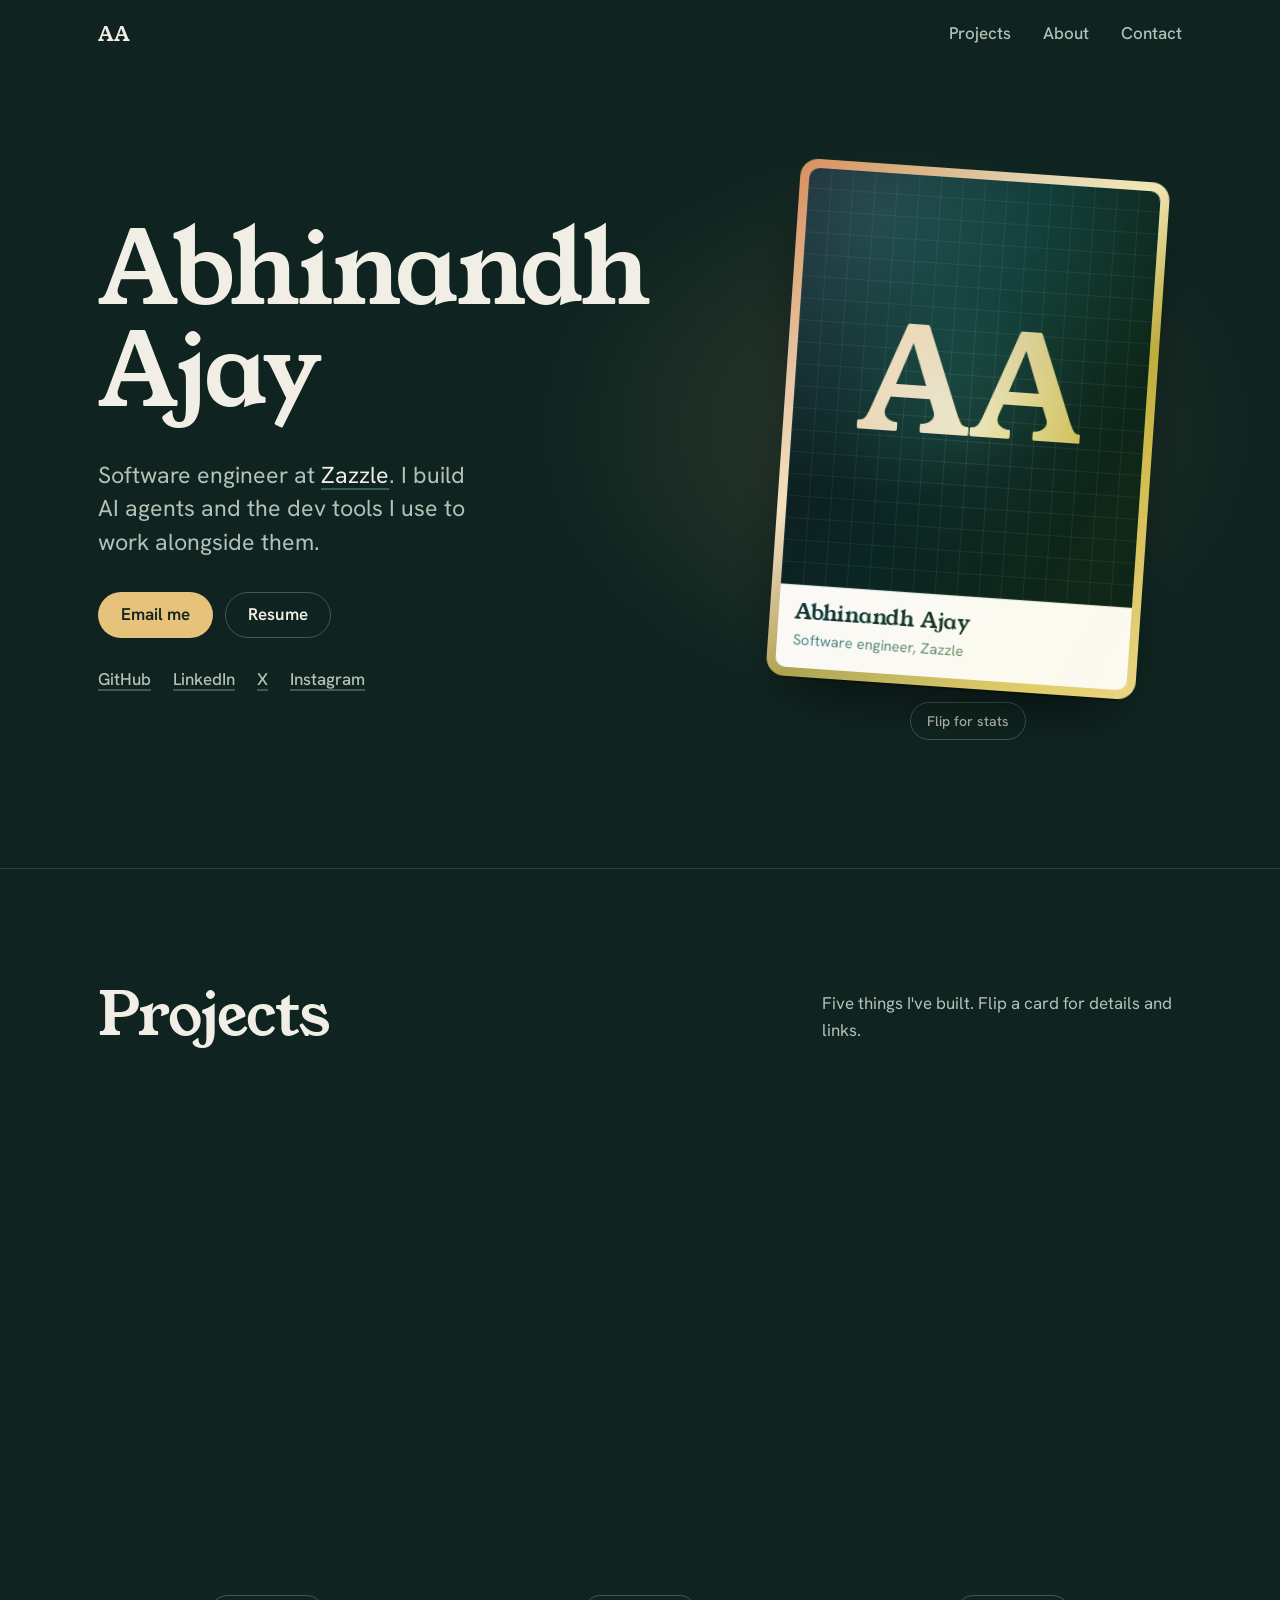
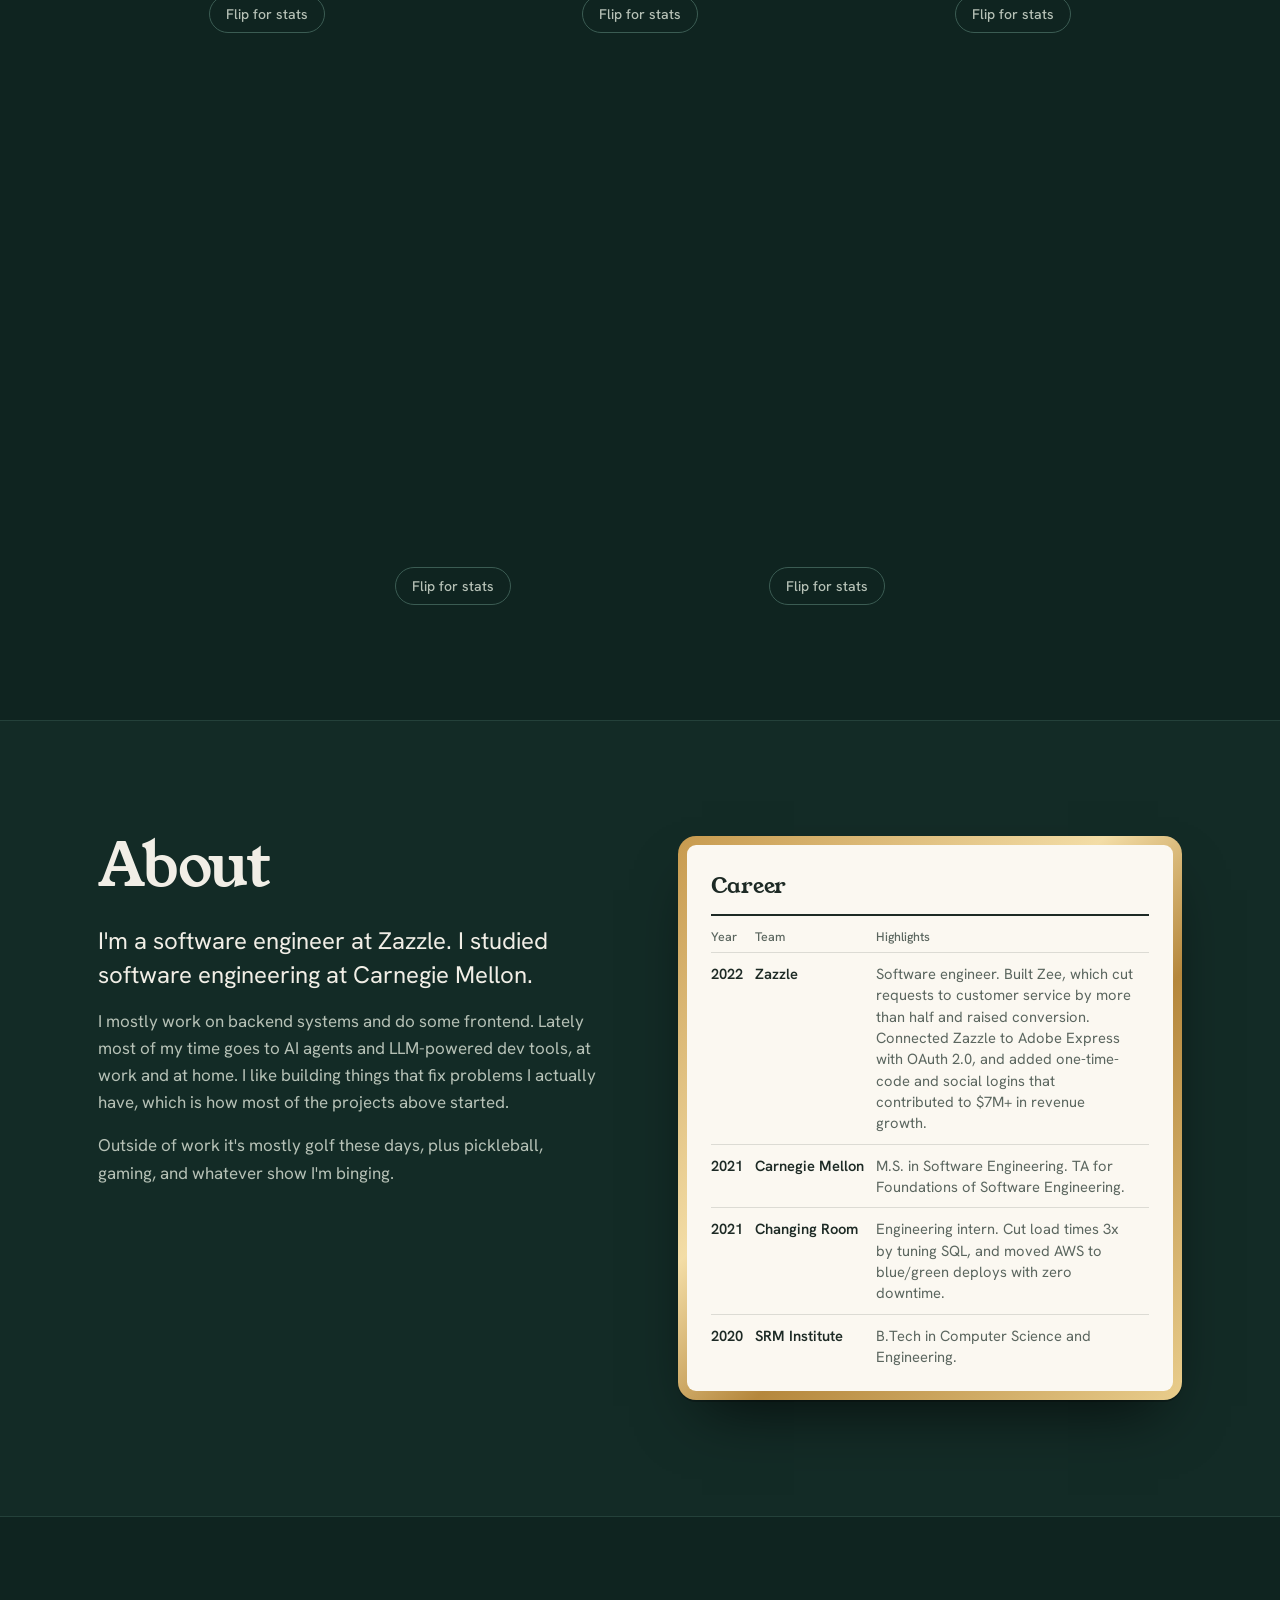
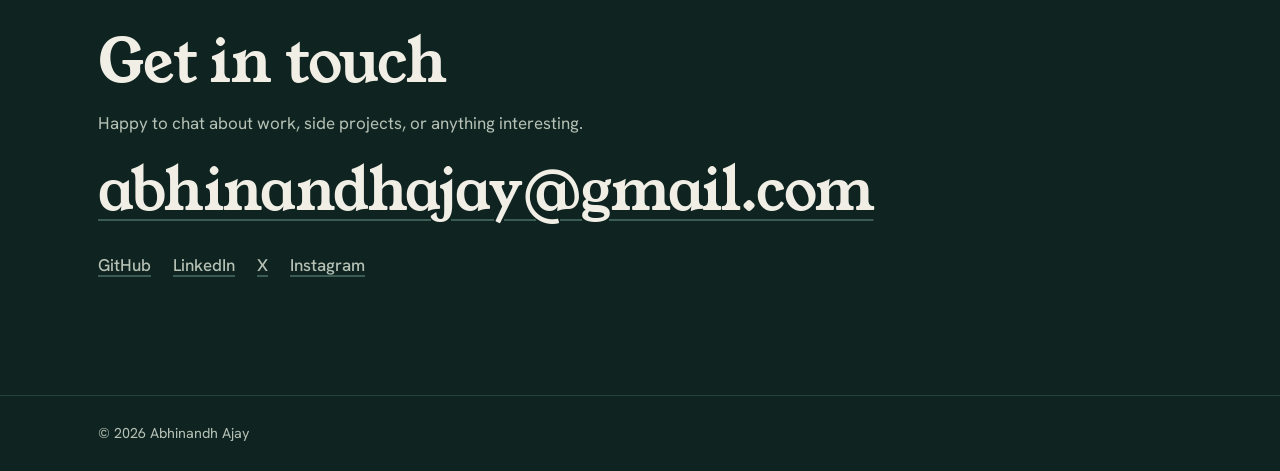
<file: index.html>
<!DOCTYPE html>
<html lang="en">
<head>
    <meta charset="UTF-8">
    <meta name="viewport" content="width=device-width, initial-scale=1">
    <title>Abhinandh Ajay</title>
    <meta name="description" content="Abhinandh Ajay is a software engineer at Zazzle who builds AI agents and developer tools: Zee, Ada, Pocket Agent, prettydiff, and Toolbox.">
    <meta name="author" content="Abhinandh Ajay">
    <link rel="canonical" href="https://abhinandhajay.com/">

    <meta property="og:type" content="website">
    <meta property="og:url" content="https://abhinandhajay.com/">
    <meta property="og:title" content="Abhinandh Ajay">
    <meta property="og:description" content="Software engineer at Zazzle. I build AI agents and the dev tools I use to work alongside them.">
    <meta property="og:image" content="https://abhinandhajay.com/og-image.png">
    <meta property="og:image:width" content="1200">
    <meta property="og:image:height" content="630">

    <meta name="twitter:card" content="summary_large_image">
    <meta name="twitter:title" content="Abhinandh Ajay">
    <meta name="twitter:description" content="Software engineer at Zazzle. I build AI agents and the dev tools I use to work alongside them.">
    <meta name="twitter:image" content="https://abhinandhajay.com/og-image.png">
    <meta name="twitter:creator" content="@abhinandhajay">

    <meta name="theme-color" content="#0f2420">

    <link rel="icon" type="image/svg+xml" href="/favicon.svg">
    <link rel="alternate icon" href="/favicon.ico">
    <link rel="apple-touch-icon" href="/apple-touch-icon.png">

    <link rel="preconnect" href="https://fonts.googleapis.com">
    <link rel="preconnect" href="https://fonts.gstatic.com" crossorigin>
    <link href="https://fonts.googleapis.com/css2?family=Young+Serif&family=Hanken+Grotesk:wght@400..700&display=swap" rel="stylesheet">

    <link rel="stylesheet" href="assets/css/main.css">
    <script>document.documentElement.classList.add('js');</script>
</head>
<body>
    <a class="skip-link" href="#projects">Skip to projects</a>

    <header class="top">
        <div class="wrap top-inner">
            <a href="#top" class="patch" aria-label="Abhinandh Ajay, back to top">AA</a>
            <nav aria-label="Sections">
                <a href="#projects">Projects</a>
                <a href="#about">About</a>
                <a href="#contact">Contact</a>
            </nav>
        </div>
    </header>


    <main id="top">
        <section class="hero" aria-labelledby="hero-name">

            <div class="wrap hero-inner">
                <div class="hero-copy">
                    <h1 id="hero-name" class="name"><span>Abhinandh</span> <span>Ajay</span></h1>
                    <p class="intro">
                        Software engineer at <a href="https://www.zazzle.com" target="_blank" rel="noopener noreferrer">Zazzle</a>.
                        I build AI agents and the dev tools I use to work alongside them.
                    </p>
                    <div class="actions">
                        <a class="btn btn-ball" href="mailto:abhinandhajay@gmail.com">Email me</a>
                        <a class="btn btn-line" href="/resume" target="_blank" rel="noopener noreferrer">Resume</a>
                    </div>
                    <ul class="socials" aria-label="Elsewhere">
                        <li><a href="https://github.com/abhinandhajay" target="_blank" rel="noopener noreferrer">GitHub</a></li>
                        <li><a href="https://www.linkedin.com/in/abhinandh-ajay/" target="_blank" rel="noopener noreferrer">LinkedIn</a></li>
                        <li><a href="https://x.com/abhinandhajay" target="_blank" rel="noopener noreferrer">X</a></li>
                        <li><a href="https://www.instagram.com/abhinandh_ajay/" target="_blank" rel="noopener noreferrer">Instagram</a></li>
                    </ul>
                </div>

                <div class="card-slot hero-slot" style="--i: 2">
                    <button class="flip-btn" type="button" aria-pressed="false" data-front="Flip for stats" data-back="Flip back">Flip for stats</button>
                    <div class="card card-player">
                        <div class="card-tilt">
                            <div class="card-inner">
                                <div class="card-face card-front">
                                    <div class="paper">
                                        <div class="player-photo player-art" aria-hidden="true">
                                            <span class="player-monogram">AA</span>
                                        </div>
                                        <div class="nameplate">
                                            <p class="nameplate-name">Abhinandh Ajay</p>
                                        </div>
                                        <p class="player-pos">Software engineer, Zazzle</p>
                                    </div>
                                </div>
                                <div class="card-face card-back" inert>
                                    <div class="paper back-paper">
                                        <p class="back-title">Abhinandh Ajay</p>
                                        <dl class="stats">
                                            <div><dt>Position</dt><dd>Software engineer</dd></div>
                                            <div><dt>Team</dt><dd>Zazzle</dd></div>
                                            <div><dt>School</dt><dd>Carnegie Mellon</dd></div>
                                            <div><dt>Home</dt><dd>Bay Area</dd></div>
                                            <div><dt>Plays</dt><dd>Golf, pickleball, video games</dd></div>
                                        </dl>
                                        <ol class="mini-career" aria-label="Career">
                                            <li><b>2022</b> Zazzle, software engineer</li>
                                            <li><b>2021</b> Carnegie Mellon, M.S. Software Engineering</li>
                                            <li><b>2021</b> Changing Room, engineering intern</li>
                                            <li><b>2020</b> SRM Institute, B.Tech CS</li>
                                        </ol>
                                        <p class="back-note">Building AI products at Zazzle since 2022. Most side projects started as a fix for a problem at home.</p>
                                    </div>
                                </div>
                            </div>
                        </div>
                    </div>
                </div>
            </div>
        </section>

        <section class="projects" id="projects" aria-labelledby="projects-title">
            <div class="wrap">
                <div class="section-head">
                    <h2 id="projects-title" class="section-title">Projects</h2>
                    <p class="section-sub">Five things I've built. Flip a card for details and links.</p>
                </div>

                <div class="set">
                    <!-- Zee -->
                    <div class="card-slot" style="--i: 0">
                        <button class="flip-btn" type="button" aria-pressed="false" aria-label="Show stats for Zee" data-front="Flip for stats" data-back="Flip back">Flip for stats</button>
                        <article class="card" style="--frame: #138a4f; --art: #0f6b3e" aria-labelledby="zee-name">
                            <div class="card-tilt">
                                <div class="card-inner">
                                    <div class="card-face card-front">
                                        <div class="paper">
                                            <div class="card-top"><span>No. 1</span><span>Zazzle</span></div>
                                            <div class="card-art art-zee" aria-hidden="true">
                                                <div class="bubble bubble-user"><i></i><i></i></div>
                                                <div class="bubble bubble-zee">
                                                    <div class="mini-design"><b></b><b></b><b></b></div>
                                                    <i></i>
                                                </div>
                                                <div class="bubble bubble-typing"><s></s><s></s><s></s></div>
                                            </div>
                                            <h3 id="zee-name" class="card-name">Zee</h3>
                                            <p class="card-type">AI assistant on Zazzle</p>
                                            <span class="foil-badge">New: designs</span>
                                        </div>
                                    </div>
                                    <div class="card-face card-back" inert>
                                        <div class="paper back-paper">
                                            <p class="back-title">Zee</p>
                                            <dl class="stats">
                                                <div><dt>Role</dt><dd>I built it</dd></div>
                                                <div><dt>Impact</dt><dd><span data-count="50">50</span>%+ fewer requests to customer service</dd></div>
                                                <div><dt>New</dt><dd>Creates and edits designs</dd></div>
                                            </dl>
                                            <p class="back-blurb">
                                                Helps people on Zazzle with orders, subscriptions, promo codes, product questions, and search,
                                                and hands off to a person when needed. It also raised conversion, and can now make a design from a description or edit one you already have.
                                            </p>
                                            <p class="back-links">
                                                <a href="https://www.zazzle.com/about/ask" target="_blank" rel="noopener noreferrer">Ask Zee</a>
                                            </p>
                                        </div>
                                    </div>
                                </div>
                            </div>
                        </article>
                    </div>

                    <!-- Ada -->
                    <div class="card-slot" style="--i: 1">
                        <button class="flip-btn" type="button" aria-pressed="false" aria-label="Show stats for Ada" data-front="Flip for stats" data-back="Flip back">Flip for stats</button>
                        <article class="card" style="--frame: #4b5563; --art: #1d5560" aria-labelledby="ada-name">
                            <div class="card-tilt">
                                <div class="card-inner">
                                    <div class="card-face card-front">
                                        <div class="paper">
                                            <div class="card-top"><span>No. 2</span><span>Personal</span></div>
                                            <div class="card-art art-ada">
                                                <img src="assets/img/ada.webp" width="627" height="627" loading="lazy" alt="Ada's avatar, a graphite robot with glowing teal eyes.">
                                            </div>
                                            <h3 id="ada-name" class="card-name">Ada</h3>
                                            <p class="card-type">My personal AI assistant</p>
                                        </div>
                                    </div>
                                    <div class="card-face card-back" inert>
                                        <div class="paper back-paper">
                                            <p class="back-title">Ada</p>
                                            <dl class="stats">
                                                <div><dt>Runs on</dt><dd>My Mac, in Hermes Agent</dd></div>
                                                <div><dt>Vibe</dt><dd>Calm, curious, quietly witty</dd></div>
                                                <div><dt>Partner</dt><dd>Pocket Agent badge</dd></div>
                                            </dl>
                                            <p class="back-blurb">
                                                Ada sends me the day's important calendar events every morning and a preview of the week ahead.
                                                Ada also turns emails into calendar events and adds driving time to new ones. When I'd rather talk than type, Ada answers through the Pocket badge.
                                            </p>
                                        </div>
                                    </div>
                                </div>
                            </div>
                        </article>
                    </div>

                    <!-- Pocket Agent -->
                    <div class="card-slot" style="--i: 2">
                        <button class="flip-btn" type="button" aria-pressed="false" aria-label="Show stats for Pocket Agent" data-front="Flip for stats" data-back="Flip back">Flip for stats</button>
                        <article class="card" style="--frame: #ffcf87; --art: #000" aria-labelledby="pocket-name">
                            <div class="card-tilt">
                                <div class="card-inner">
                                    <div class="card-face card-front">
                                        <div class="paper">
                                            <div class="card-top"><span>No. 3</span><span>Hardware</span></div>
                                            <div class="card-art art-pocket" aria-hidden="true">
                                                <svg class="pocket-robot" viewBox="0 0 240 230">
                                                    <g class="pr-body">
                                                        <line x1="120" y1="62" x2="120" y2="38" stroke="#ffcf87" stroke-width="6" stroke-linecap="round"/>
                                                        <circle cx="120" cy="30" r="11" fill="#ffcf87"/>
                                                        <circle class="pr-light" cx="120" cy="30" r="6" fill="#a8ffe4"/>
                                                        <rect x="30" y="108" width="20" height="40" rx="8" fill="#ffcf87"/>
                                                        <rect x="190" y="108" width="20" height="40" rx="8" fill="#ffcf87"/>
                                                        <rect x="42" y="58" width="156" height="140" rx="38" fill="#ffcf87"/>
                                                        <rect x="56" y="72" width="128" height="112" rx="26" fill="#1b2a3c"/>
                                                        <g class="pr-eyes">
                                                            <ellipse cx="98" cy="120" rx="12" ry="18" fill="#a8ffe4"/>
                                                            <ellipse cx="142" cy="120" rx="12" ry="18" fill="#a8ffe4"/>
                                                        </g>
                                                        <circle cx="110" cy="158" r="3" fill="#3e5266"/>
                                                        <circle class="pr-dot" cx="120" cy="158" r="3" fill="#3e5266"/>
                                                        <circle cx="130" cy="158" r="3" fill="#3e5266"/>
                                                    </g>
                                                </svg>
                                            </div>
                                            <h3 id="pocket-name" class="card-name">Pocket Agent</h3>
                                            <p class="card-type">A badge for talking to Ada</p>
                                        </div>
                                    </div>
                                    <div class="card-face card-back" inert>
                                        <div class="paper back-paper">
                                            <p class="back-title">Pocket Agent</p>
                                            <dl class="stats">
                                                <div><dt>Moods</dt><dd><span data-count="12">12</span> animated</dd></div>
                                                <div><dt>Eyes</dt><dd><span data-count="25">25</span> expressions</dd></div>
                                                <div><dt>Speech</dt><dd>Whisper, running on my Mac</dd></div>
                                            </dl>
                                            <p class="back-blurb">
                                                An M5Stack badge for Ada. Hold the button, speak, and read the reply on screen.
                                                While Ada works, the robot acts it out: thinking, using a tool, waiting on you, done. Works over USB or local Wi-Fi.
                                            </p>
                                            <p class="back-links">
                                                <a href="https://github.com/abhinandhajay/pocket-agent" target="_blank" rel="noopener noreferrer">GitHub</a>
                                            </p>
                                        </div>
                                    </div>
                                </div>
                            </div>
                        </article>
                    </div>

                    <!-- prettydiff -->
                    <div class="card-slot" style="--i: 3">
                        <button class="flip-btn" type="button" aria-pressed="false" aria-label="Show stats for prettydiff" data-front="Flip for stats" data-back="Flip back">Flip for stats</button>
                        <article class="card" style="--frame: #0d1b3e; --art: #0d1117" aria-labelledby="pd-name">
                            <div class="card-tilt">
                                <div class="card-inner">
                                    <div class="card-face card-front">
                                        <div class="paper">
                                            <div class="card-top"><span>No. 4</span><span>npm</span></div>
                                            <div class="card-art art-pd">
                                                <img src="assets/img/prettydiff.webp" width="2000" height="668" loading="lazy" alt="prettydiff showing a split diff with inline comments.">
                                            </div>
                                            <h3 id="pd-name" class="card-name">prettydiff</h3>
                                            <p class="card-type">Git diffs in your browser</p>
                                        </div>
                                    </div>
                                    <div class="card-face card-back" inert>
                                        <div class="paper back-paper">
                                            <p class="back-title">prettydiff</p>
                                            <dl class="stats">
                                                <div><dt>Version</dt><dd>0.8, on npm</dd></div>
                                                <div><dt>Views</dt><dd>Split and unified</dd></div>
                                                <div><dt>Agents</dt><dd>Claude and Codex</dd></div>
                                            </dl>
                                            <p class="back-blurb">
                                                Review your changes in the browser, or compare branches like a pull request.
                                                Comment on lines, let coding agents read and write those comments, then copy them all back to your agent.
                                            </p>
                                            <div class="install">
                                                <code id="install-cmd">npm i -g @abhinandhajay/prettydiff</code>
                                                <button type="button" class="copy-btn" data-copy="#install-cmd">Copy</button>
                                            </div>
                                            <p class="back-links">
                                                <a href="https://www.npmjs.com/package/@abhinandhajay/prettydiff" target="_blank" rel="noopener noreferrer">npm</a>
                                                <a href="https://github.com/abhinandhajay/prettydiff" target="_blank" rel="noopener noreferrer">GitHub</a>
                                            </p>
                                        </div>
                                    </div>
                                </div>
                            </div>
                        </article>
                    </div>

                    <!-- Toolbox -->
                    <div class="card-slot" style="--i: 4">
                        <button class="flip-btn" type="button" aria-pressed="false" aria-label="Show stats for Toolbox" data-front="Flip for stats" data-back="Flip back">Flip for stats</button>
                        <article class="card" style="--frame: #ff5a3c; --art: #fff1ec" aria-labelledby="tb-name">
                            <div class="card-tilt">
                                <div class="card-inner">
                                    <div class="card-face card-front">
                                        <div class="paper">
                                            <div class="card-top"><span>No. 5</span><span>Web app</span></div>
                                            <div class="card-art art-toolbox" aria-hidden="true">
                                                <span class="tile"><svg viewBox="0 0 24 24"><path d="M6 3h12v18l-3-2-3 2-3-2-3 2zM9 8h6M9 12h6M9 16h3"/></svg></span>
                                                <span class="tile"><svg viewBox="0 0 24 24"><circle cx="12" cy="12" r="8"/><path d="M12 7v5l3 2"/></svg></span>
                                                <span class="tile"><svg viewBox="0 0 24 24"><path d="M10 14a4 4 0 0 0 6 0l3-3a4 4 0 0 0-6-6l-1 1M14 10a4 4 0 0 0-6 0l-3 3a4 4 0 0 0 6 6l1-1"/></svg></span>
                                                <span class="tile"><svg viewBox="0 0 24 24"><path d="M4 18 9 6l5 12M6 14h6M15 18v-6a2.5 2.5 0 0 1 5 0v6M15 15h5"/></svg></span>
                                                <span class="tile"><svg viewBox="0 0 24 24"><rect x="3" y="5" width="18" height="14" rx="2"/><circle cx="9" cy="10" r="1.5"/><path d="m21 16-5-5-9 8"/></svg></span>
                                                <span class="tile tile-ai"><svg viewBox="0 0 24 24"><path d="M12 3l1.8 5.2L19 10l-5.2 1.8L12 17l-1.8-5.2L5 10l5.2-1.8zM18 15l.8 2.2L21 18l-2.2.8L18 21l-.8-2.2L15 18l2.2-.8z"/></svg></span>
                                            </div>
                                            <h3 id="tb-name" class="card-name">Toolbox</h3>
                                            <p class="card-type">Small tools for everyday jobs</p>
                                        </div>
                                    </div>
                                    <div class="card-face card-back" inert>
                                        <div class="paper back-paper">
                                            <p class="back-title">Toolbox</p>
                                            <dl class="stats">
                                                <div><dt>Tools</dt><dd>Receipts, timezones, URLs, text, images</dd></div>
                                                <div><dt>AI</dt><dd>Gemini reads your receipts</dd></div>
                                                <div><dt>Stack</dt><dd>Next.js, tRPC, Sharp, Tailwind</dd></div>
                                            </dl>
                                            <p class="back-blurb">
                                                Web utilities I kept needing. Split a receipt with AI, convert timezones, clean up URLs, transform text, and process images.
                                            </p>
                                            <p class="back-links">
                                                <a href="https://toolbox.abhinandhajay.com" target="_blank" rel="noopener noreferrer">Open Toolbox</a>
                                                <a href="https://github.com/abhinandhajay/toolbox" target="_blank" rel="noopener noreferrer">GitHub</a>
                                            </p>
                                        </div>
                                    </div>
                                </div>
                            </div>
                        </article>
                    </div>
                </div>
            </div>
        </section>

        <section class="about" id="about" aria-labelledby="about-title">
            <div class="wrap about-inner">
                <div class="about-copy">
                    <h2 id="about-title" class="section-title">About</h2>
                    <p class="about-lead">
                        I'm a software engineer at Zazzle. I studied software engineering at Carnegie Mellon.
                    </p>
                    <p>
                        I mostly work on backend systems and do some frontend. Lately most of my time goes to
                        AI agents and LLM-powered dev tools, at work and at home. I like building things that fix
                        problems I actually have, which is how most of the projects above started.
                    </p>
                    <p>
                        Outside of work it's mostly golf these days, plus pickleball, gaming, and whatever show I'm binging.
                    </p>
                </div>

                <div class="career" role="region" aria-labelledby="career-title">
                    <h3 id="career-title" class="career-title">Career</h3>
                    <table>
                        <thead>
                            <tr><th scope="col">Year</th><th scope="col">Team</th><th scope="col">Highlights</th></tr>
                        </thead>
                        <tbody>
                            <tr><td>2022</td><td>Zazzle</td><td>Software engineer. Built Zee, which cut requests to customer service by more than half and raised conversion. Connected Zazzle to Adobe Express with OAuth 2.0, and added one-time-code and social logins that contributed to $7M+ in revenue growth.</td></tr>
                            <tr><td>2021</td><td>Carnegie Mellon</td><td>M.S. in Software Engineering. TA for Foundations of Software Engineering.</td></tr>
                            <tr><td>2021</td><td>Changing Room</td><td>Engineering intern. Cut load times 3x by tuning SQL, and moved AWS to blue/green deploys with zero downtime.</td></tr>
                            <tr><td>2020</td><td>SRM Institute</td><td>B.Tech in Computer Science and Engineering.</td></tr>
                        </tbody>
                    </table>
                </div>
            </div>
        </section>

        <section class="contact" id="contact" aria-labelledby="contact-title">
            <div class="wrap">
                <h2 id="contact-title" class="section-title">Get in touch</h2>
                <p class="contact-text">Happy to chat about work, side projects, or anything interesting.</p>
                <a class="contact-email" href="mailto:abhinandhajay@gmail.com">abhinandhajay@gmail.com</a>
                <ul class="socials" aria-label="Elsewhere">
                    <li><a href="https://github.com/abhinandhajay" target="_blank" rel="noopener noreferrer">GitHub</a></li>
                    <li><a href="https://www.linkedin.com/in/abhinandh-ajay/" target="_blank" rel="noopener noreferrer">LinkedIn</a></li>
                    <li><a href="https://x.com/abhinandhajay" target="_blank" rel="noopener noreferrer">X</a></li>
                    <li><a href="https://www.instagram.com/abhinandh_ajay/" target="_blank" rel="noopener noreferrer">Instagram</a></li>
                </ul>
            </div>
        </section>
    </main>

    <footer class="foot">
        <div class="wrap">
            <p>&copy; 2026 Abhinandh Ajay</p>
        </div>
    </footer>

    <script src="assets/js/main.js" defer></script>
    <!-- Visitor stats (GoatCounter): no cookies, no personal data. Remove this block to turn it off. -->
    <script data-goatcounter="https://abhinandhajay.goatcounter.com/count" async src="https://gc.zgo.at/count.js"></script>
</body>
</html>
</file>
<file: assets/css/main.css>
/* Collectible cards on an evening-green page. Colors and type live in the tokens below. */

:root {
    /* Evening: deep pine, brass, cream */
    --bg: #0f2420;
    --bg-2: #132b26;
    --text: #f1eee6;
    --text-2: #b6c1b6;
    --line: #24413a;
    --line-strong: #3b5c53;
    --accent: #e6c27a;
    --accent-ink: #0f2420;

    --paper: #fbf8f1;
    --paper-ink: #1d2a25;
    --paper-ink-2: #5b665f;
    --paper-line: rgba(29, 42, 37, 0.14);

    --card-frame: linear-gradient(135deg, #c79a4e 0%, #f3dda6 40%, #b5873c 60%, #e9cd8c 100%);
    --card-shadow: 0 30px 60px -24px rgba(0, 0, 0, 0.7), 0 2px 0 rgba(0, 0, 0, 0.25);
    --player-art: radial-gradient(120% 90% at 20% 10%, #1f4a40 0%, #0c1d1a 75%);
    --monogram: linear-gradient(120deg, #f3dda6, #c79a4e 50%, #f3dda6);
    --glow: radial-gradient(40% 50% at 70% 45%, rgba(230, 194, 122, 0.14), transparent 70%);

    --font-display: 'Young Serif', Georgia, serif;
    --font-body: 'Hanken Grotesk', ui-sans-serif, system-ui, sans-serif;
    --font-mono: ui-monospace, 'SF Mono', Menlo, Consolas, monospace;
    --display-weight: 400;
    --display-tracking: -0.02em;
    --display-leading: 1;

    --radius-card: 18px;
    --radius-btn: 999px;

    --gutter: clamp(16px, 5vw, 48px);
    --top-h: 68px;
    --bounce: cubic-bezier(0.2, 1.25, 0.4, 1);
}

*, *::before, *::after { box-sizing: border-box; }

html {
    scroll-behavior: smooth;
    scroll-padding-top: calc(var(--top-h) + 16px);
    -webkit-text-size-adjust: 100%;
}

body {
    margin: 0;
    background: var(--bg);
    color: var(--text);
    font-family: var(--font-body);
    font-size: 1.0625rem;
    line-height: 1.6;
    -webkit-font-smoothing: antialiased;
    -moz-osx-font-smoothing: grayscale;
    overflow-x: hidden;
}

h1, h2, h3, p, dl, dd, ol, ul, table { margin: 0; }
img { display: block; max-width: 100%; height: auto; }

a {
    color: inherit;
    text-decoration: underline;
    text-decoration-thickness: 1.5px;
    text-underline-offset: 0.22em;
    text-decoration-color: var(--line-strong);
    transition: text-decoration-color 0.15s, color 0.15s;
}
a:hover { text-decoration-color: currentColor; }

:focus-visible {
    outline: 2px solid var(--text);
    outline-offset: 3px;
    border-radius: 6px;
}

::selection { background: var(--accent); color: var(--accent-ink); }

.wrap {
    max-width: 1180px;
    margin-inline: auto;
    padding-inline: var(--gutter);
}

.skip-link {
    position: absolute;
    left: 16px;
    top: -60px;
    padding: 10px 16px;
    background: var(--accent);
    color: var(--accent-ink);
    font-weight: 600;
    border-radius: 8px;
    z-index: 100;
}
.skip-link:focus { top: 12px; }

/* ---------- Header ---------- */

/* Solid header on its own layer. A blurred, see-through header flickered when the
   3D cards scrolled under it, so the cards' 3D drawing is also kept inside <main>. */
.top {
    position: sticky;
    top: 0;
    z-index: 50;
    height: var(--top-h);
    background: var(--bg);
    border-bottom: 1px solid transparent;
    transform: translateZ(0);
    transition: border-color 0.2s;
}

main {
    position: relative;
    z-index: 0;
    isolation: isolate;
}
.top.is-scrolled { border-bottom-color: var(--line); }

.top-inner {
    height: 100%;
    display: flex;
    align-items: center;
    justify-content: space-between;
}

.patch {
    font-family: var(--font-display);
    font-weight: var(--display-weight);
    font-size: 1.25rem;
    letter-spacing: var(--display-tracking);
    text-decoration: none;
}

.top nav { display: flex; gap: clamp(16px, 3vw, 32px); }
.top nav a {
    font-weight: 500;
    color: var(--text-2);
    text-decoration: none;
}
.top nav a:hover { color: var(--text); }

/* ---------- Hero ---------- */

.hero {
    position: relative;
    padding-block: clamp(48px, 8vw, 112px) clamp(72px, 10vw, 136px);
    background: var(--glow);
}

.hero-inner {
    display: grid;
    grid-template-columns: minmax(0, 1.15fr) minmax(0, 0.85fr);
    align-items: center;
    gap: clamp(40px, 6vw, 88px);
}

.name {
    font-family: var(--font-display);
    font-size: clamp(3.25rem, 8vw, 6.5rem);
    font-weight: var(--display-weight);
    line-height: var(--display-leading);
    letter-spacing: var(--display-tracking);
    margin-bottom: clamp(24px, 3.5vw, 36px);
}
.name span { display: block; }

.intro {
    font-size: clamp(1.2rem, 2vw, 1.45rem);
    line-height: 1.45;
    color: var(--text-2);
    max-width: 30ch;
    margin-bottom: 32px;
}
.intro a { color: var(--text); }

.actions {
    display: flex;
    flex-wrap: wrap;
    gap: 12px;
    margin-bottom: 28px;
}

.socials {
    list-style: none;
    padding: 0;
    display: flex;
    flex-wrap: wrap;
    gap: 6px 22px;
    color: var(--text-2);
    font-weight: 500;
}
.socials a:hover { color: var(--text); }

/* ---------- Buttons ---------- */

.btn {
    display: inline-flex;
    align-items: center;
    justify-content: center;
    min-height: 46px;
    padding: 0 22px;
    border-radius: var(--radius-btn);
    font-weight: 600;
    text-decoration: none;
    border: 1px solid transparent;
    transition: transform 0.2s var(--bounce), background-color 0.15s, border-color 0.15s;
}
.btn:hover { transform: translateY(-2px); }
.btn:active { transform: translateY(0); }

.btn-ball { background: var(--accent); color: var(--accent-ink); }
.btn-line { border-color: var(--line-strong); color: var(--text); }
.btn-line:hover { border-color: var(--text-2); }

/* ---------- Cards (shared) ---------- */

.card-slot {
    display: flex;
    flex-direction: column;
    align-items: center;
    gap: 14px;
}

.card {
    position: relative;
    width: 100%;
    max-width: 340px;
    aspect-ratio: 5 / 7;
    perspective: 1100px;
    cursor: pointer;
    --rx: 0deg;
    --ry: 0deg;
    --mx: 50%;
    --my: 50%;
}

.card-tilt {
    width: 100%;
    height: 100%;
    transform-style: preserve-3d;
    transform: rotateX(var(--rx)) rotateY(var(--ry));
    transition: transform 0.5s var(--bounce);
}
.card.is-tracking .card-tilt { transition: transform 0.08s linear; }

.card-inner {
    position: relative;
    width: 100%;
    height: 100%;
    transform-style: preserve-3d;
    transition: transform 0.75s var(--bounce);
}
.card.is-flipped .card-inner { transform: rotateY(180deg); }

.card-face {
    position: absolute;
    inset: 0;
    padding: 9px;
    border-radius: var(--radius-card);
    background: var(--card-frame);
    box-shadow: var(--card-shadow);
    backface-visibility: hidden;
    -webkit-backface-visibility: hidden;
    overflow: hidden;
    isolation: isolate;
    color: var(--paper-ink);
}
.card-back { transform: rotateY(180deg); }
/* Only the face that's showing takes clicks (Safari can hit the hidden one) */
.card.is-flipped .card-front,
.card:not(.is-flipped) .card-back { pointer-events: none; }

/* Holographic foil that follows the pointer. The layer is kept ready (will-change,
   its own 3D layer) and blended inside the card face, so Safari doesn't flash it on hover. */
.card-face::after {
    content: '';
    position: absolute;
    inset: 0;
    border-radius: inherit;
    pointer-events: none;
    background:
        radial-gradient(circle at var(--mx) var(--my), rgba(255, 255, 255, 0.55), transparent 42%),
        linear-gradient(115deg, transparent 15%, rgba(255, 90, 210, 0.32) 32%, rgba(80, 230, 255, 0.32) 48%, rgba(210, 255, 90, 0.32) 62%, transparent 80%);
    background-size: 100% 100%, 260% 260%;
    background-position: center, var(--mx) var(--my);
    mix-blend-mode: overlay;
    opacity: 0;
    will-change: opacity;
    transform: translateZ(0);
    transition: opacity 0.35s;
}
.card:hover .card-face::after,
.card.is-shining .card-face::after { opacity: 1; }
.card.is-shining .card-face::after { animation: foil-sweep 1.3s ease-in-out; }

@keyframes foil-sweep {
    from { background-position: center, 0% 0%; }
    to { background-position: center, 100% 100%; }
}

.paper {
    position: relative;
    height: 100%;
    display: flex;
    flex-direction: column;
    background: var(--paper);
    border-radius: calc(var(--radius-card) - 8px);
    overflow: hidden;
}

/* The button comes first in the HTML so Tab reaches a flipped card's links right after it,
   but it shows below the card. */
.flip-btn {
    order: 2;
    appearance: none;
    min-height: 38px;
    padding: 0 16px;
    border: 1px solid var(--line-strong);
    border-radius: 999px;
    background: transparent;
    color: var(--text-2);
    font: inherit;
    font-size: 0.875rem;
    font-weight: 500;
    cursor: pointer;
    transition: background-color 0.15s, color 0.15s, border-color 0.15s, opacity 0.5s;
}
.flip-btn:hover { color: var(--text); border-color: var(--text-2); }
.flip-btn[aria-pressed="true"] { background: var(--accent); border-color: var(--accent); color: var(--accent-ink); }

/* Deal-in: cards slide onto the table as they scroll into view */
.js .card-slot .card { transition: opacity 0.5s, translate 0.9s var(--bounce), rotate 0.9s var(--bounce), scale 0.9s var(--bounce); }
.js .card-slot:not(.is-dealt) .card { opacity: 0; translate: 0 90px; rotate: -12deg; scale: 0.9; }
.js .card-slot:not(.is-dealt) .flip-btn { opacity: 0; }
.js .card-slot .card,
.js .card-slot .flip-btn { transition-delay: calc(var(--i, 0) * 110ms); }

/* ---------- Player card ---------- */

.hero-slot .card { max-width: 370px; rotate: 4deg; }
.js .hero-slot:not(.is-dealt) .card { rotate: 24deg; translate: 60px 120px; }

.player-art {
    position: relative;
    flex: 1;
    min-height: 0;
    display: grid;
    place-items: center;
    overflow: hidden;
    background: var(--player-art);
}
.player-art::before {
    content: '';
    position: absolute;
    inset: 0;
    background:
        repeating-linear-gradient(90deg, rgba(255, 255, 255, 0.05) 0 1px, transparent 1px 22px),
        repeating-linear-gradient(0deg, rgba(255, 255, 255, 0.05) 0 1px, transparent 1px 22px);
}
.player-monogram {
    position: relative;
    font-family: var(--font-display);
    font-weight: var(--display-weight);
    font-size: clamp(6rem, 14vw, 9rem);
    line-height: 1;
    letter-spacing: var(--display-tracking);
    background: var(--monogram);
    background-size: 200% 200%;
    -webkit-background-clip: text;
    background-clip: text;
    color: transparent;
    animation: monogram-shift 6s ease-in-out infinite alternate;
}
@keyframes monogram-shift {
    from { background-position: 0% 50%; }
    to { background-position: 100% 50%; }
}

.player-year {
    position: absolute;
    top: 12px;
    right: 12px;
    padding: 2px 9px;
    border: 1px solid rgba(255, 255, 255, 0.35);
    border-radius: 999px;
    color: rgba(255, 255, 255, 0.85);
    font-size: 0.78rem;
    font-variant-numeric: tabular-nums;
}

.nameplate {
    padding: 14px 16px 2px;
    border-top: 1px solid var(--paper-line);
}
.nameplate-name {
    font-family: var(--font-display);
    font-weight: var(--display-weight);
    font-size: 1.4rem;
    line-height: 1.1;
    letter-spacing: calc(var(--display-tracking) / 2);
    white-space: nowrap;
}
.player-pos {
    padding: 2px 16px 16px;
    font-size: 0.92rem;
    color: var(--paper-ink-2);
}

/* ---------- Card backs ---------- */

.back-paper {
    padding: 18px 18px 16px;
    gap: 12px;
}

.back-title {
    font-family: var(--font-display);
    font-weight: var(--display-weight);
    font-size: 1.35rem;
    line-height: 1.1;
    letter-spacing: calc(var(--display-tracking) / 2);
    padding-bottom: 10px;
    border-bottom: 2px solid var(--frame, var(--paper-ink));
}

.stats > div {
    display: grid;
    grid-template-columns: 72px 1fr;
    gap: 10px;
    padding: 6px 0;
    border-bottom: 1px solid var(--paper-line);
    font-size: 0.86rem;
    line-height: 1.35;
}
.stats dt { color: var(--paper-ink-2); }
.stats dd { font-weight: 600; }
.stats [data-count] { font-variant-numeric: tabular-nums; }

.back-blurb,
.back-note {
    font-size: 0.86rem;
    line-height: 1.5;
    color: var(--paper-ink-2);
}

.mini-career {
    list-style: none;
    padding: 0;
    font-size: 0.82rem;
    line-height: 1.35;
}
.mini-career li { padding: 4px 0; border-bottom: 1px solid var(--paper-line); color: var(--paper-ink-2); }
.mini-career b {
    display: inline-block;
    width: 3.2em;
    color: var(--paper-ink);
    font-weight: 600;
    font-variant-numeric: tabular-nums;
}

.back-links {
    margin-top: auto;
    display: flex;
    flex-wrap: wrap;
    gap: 8px;
}
.back-links a {
    display: inline-flex;
    align-items: center;
    min-height: 36px;
    padding: 0 14px;
    border-radius: 999px;
    background: var(--paper-ink);
    color: var(--paper);
    font-weight: 600;
    font-size: 0.85rem;
    text-decoration: none;
}
.back-links a:hover { opacity: 0.85; }

.install {
    display: flex;
    align-items: center;
    gap: 6px;
    padding: 4px 4px 4px 10px;
    border: 1px solid var(--paper-line);
    border-radius: 8px;
    background: #fff;
}
.install code {
    flex: 1;
    min-width: 0;
    overflow-x: auto;
    white-space: nowrap;
    font-family: var(--font-mono);
    font-size: 0.72rem;
}
.copy-btn {
    appearance: none;
    flex: none;
    min-height: 30px;
    padding: 0 10px;
    border: 0;
    border-radius: 6px;
    background: var(--paper-ink);
    color: var(--paper);
    font: inherit;
    font-size: 0.78rem;
    font-weight: 600;
    cursor: pointer;
}

/* ---------- Project card fronts ---------- */

.card-top {
    display: flex;
    justify-content: space-between;
    padding: 9px 12px;
    font-size: 0.78rem;
    font-weight: 500;
    color: var(--paper-ink-2);
}

.card-art {
    position: relative;
    flex: 1;
    min-height: 0;
    margin-inline: 10px;
    border-radius: 8px;
    background: var(--art, var(--bg-2));
    overflow: hidden;
}

.card-name {
    margin: 14px 12px 0;
    font-family: var(--font-display);
    font-size: 1.6rem;
    font-weight: var(--display-weight);
    line-height: 1.05;
    letter-spacing: calc(var(--display-tracking) / 2);
}
.card-type {
    margin: 4px 12px 16px;
    font-size: 0.9rem;
    color: var(--paper-ink-2);
}

.foil-badge {
    position: absolute;
    top: 44px;
    right: 6px;
    padding: 4px 10px;
    background: linear-gradient(110deg, #ffd6f1, #d6f3ff 35%, #eaffd6 65%, #ffe9d6);
    background-size: 220% 100%;
    color: var(--paper-ink);
    font-size: 0.72rem;
    font-weight: 700;
    border-radius: 999px;
    box-shadow: 0 4px 12px rgba(0, 0, 0, 0.25);
    transform: rotate(6deg);
    animation: foil-shimmer 3s linear infinite;
}
@keyframes foil-shimmer { to { background-position: -220% 0; } }

/* Zee art: a chat that ends in a design */
.art-zee {
    display: flex;
    flex-direction: column;
    justify-content: center;
    gap: 10px;
    padding: 18px;
}
.bubble {
    display: flex;
    flex-direction: column;
    gap: 6px;
    padding: 10px 12px;
    border-radius: 14px;
}
.bubble i { display: block; height: 7px; border-radius: 4px; background: currentColor; opacity: 0.5; }
.bubble i:nth-child(2) { width: 65%; }
.bubble-user { align-self: flex-end; background: rgba(255, 255, 255, 0.92); color: #0d3b26; border-bottom-right-radius: 4px; width: 62%; }
.bubble-zee { align-self: flex-start; background: #fff; color: var(--paper-ink); border-bottom-left-radius: 4px; width: 72%; }
.mini-design {
    position: relative;
    height: 54px;
    border-radius: 8px;
    background: #ffe3d6;
    overflow: hidden;
}
.mini-design b { position: absolute; display: block; }
.mini-design b:nth-child(1) { width: 34px; height: 34px; border-radius: 50%; background: #ff6a4d; left: 10px; top: 10px; }
.mini-design b:nth-child(2) { width: 46%; height: 7px; border-radius: 4px; background: var(--paper-ink); right: 10px; top: 16px; }
.mini-design b:nth-child(3) { width: 30%; height: 7px; border-radius: 4px; background: var(--paper-ink); opacity: 0.4; right: 26px; top: 30px; }
.bubble-typing {
    flex-direction: row;
    align-self: flex-end;
    background: rgba(255, 255, 255, 0.18);
    padding: 9px 12px;
}
.bubble-typing s {
    width: 7px;
    height: 7px;
    border-radius: 50%;
    background: #fff;
    animation: typing 1.2s infinite ease-in-out;
}
.bubble-typing s:nth-child(2) { animation-delay: 0.15s; }
.bubble-typing s:nth-child(3) { animation-delay: 0.3s; }
@keyframes typing {
    0%, 60%, 100% { transform: translateY(0); opacity: 0.5; }
    30% { transform: translateY(-5px); opacity: 1; }
}

/* Ada art */
.art-ada img {
    width: 100%;
    height: 100%;
    object-fit: cover;
    transition: transform 0.6s var(--bounce);
}
.card:hover .art-ada img { transform: scale(1.06); }

/* Pocket Agent art: the robot blinks and looks around */
.art-pocket { display: grid; place-items: center; }
.pocket-robot { width: 78%; overflow: visible; }
.pr-body {
    transform-box: view-box;
    transform-origin: 120px 128px;
    animation: robot-idle 6s ease-in-out infinite;
}
.pr-eyes {
    transform-box: fill-box;
    transform-origin: center;
    animation: robot-blink 4.2s infinite;
}
.pr-light { animation: robot-light 2s ease-in-out infinite; }
.card:hover .pr-body { animation: robot-excited 0.55s ease-in-out infinite; }
@keyframes robot-idle {
    0%, 40%, 100% { transform: rotate(0deg); }
    50%, 70% { transform: rotate(-8deg); }
}
@keyframes robot-blink {
    0%, 92%, 100% { transform: scaleY(1); }
    95% { transform: scaleY(0.1); }
}
@keyframes robot-light { 50% { fill: #2f6e60; } }
@keyframes robot-excited {
    0%, 100% { transform: translateY(0); }
    45% { transform: translateY(-12px); }
}

/* prettydiff art */
.art-pd img {
    position: absolute;
    top: -6%;
    left: -4%;
    width: auto;
    max-width: none;
    height: 125%;
    transition: transform 1.2s ease-in-out;
}
.card:hover .art-pd img { transform: translateX(-38%); }

/* Toolbox art */
.art-toolbox {
    display: grid;
    grid-template-columns: repeat(3, 1fr);
    align-content: center;
    gap: 10px;
    padding: 16px;
}
.tile {
    display: grid;
    place-items: center;
    aspect-ratio: 1;
    border-radius: 12px;
    background: #fff;
    box-shadow: 0 1px 0 rgba(0, 0, 0, 0.06), 0 6px 14px -6px rgba(120, 40, 20, 0.35);
    transition: transform 0.35s var(--bounce);
}
.tile svg {
    width: 52%;
    fill: none;
    stroke: var(--paper-ink);
    stroke-width: 1.7;
    stroke-linecap: round;
    stroke-linejoin: round;
}
.tile-ai { background: #ffefe9; }
.tile-ai svg { stroke: #e2462a; }
.card:hover .tile { transform: translateY(-6px) rotate(-6deg); }
.card:hover .tile:nth-child(2n) { transform: translateY(-6px) rotate(6deg); }
.card:hover .tile:nth-child(2) { transition-delay: 0.04s; }
.card:hover .tile:nth-child(3) { transition-delay: 0.08s; }
.card:hover .tile:nth-child(4) { transition-delay: 0.12s; }
.card:hover .tile:nth-child(5) { transition-delay: 0.16s; }
.card:hover .tile:nth-child(6) { transition-delay: 0.2s; }

/* ---------- Sections ---------- */

.section-title {
    font-family: var(--font-display);
    font-size: clamp(2.25rem, 5vw, 3.75rem);
    font-weight: var(--display-weight);
    line-height: 1;
    letter-spacing: var(--display-tracking);
}

.projects {
    padding-block: clamp(64px, 9vw, 120px);
    border-top: 1px solid var(--line);
}

.section-head {
    display: flex;
    flex-wrap: wrap;
    align-items: end;
    justify-content: space-between;
    gap: 12px 32px;
    margin-bottom: clamp(40px, 6vw, 64px);
}
.section-sub { color: var(--text-2); max-width: 36ch; }

.set {
    display: flex;
    flex-wrap: wrap;
    justify-content: center;
    gap: clamp(32px, 4vw, 48px) clamp(20px, 3vw, 36px);
}
.set .card-slot { flex: 0 1 calc((100% - 2 * clamp(20px, 3vw, 36px)) / 3); min-width: 0; }

/* ---------- About ---------- */

.about {
    padding-block: clamp(64px, 9vw, 120px);
    background: var(--bg-2);
    border-block: 1px solid var(--line);
}

.about-inner {
    display: grid;
    grid-template-columns: minmax(0, 1fr) minmax(0, 1fr);
    gap: clamp(40px, 6vw, 80px);
    align-items: start;
}

.about-copy .section-title { margin-bottom: 28px; }
.about-copy p {
    color: var(--text-2);
    max-width: 58ch;
    margin-bottom: 16px;
}
.about-copy .about-lead {
    font-size: clamp(1.25rem, 2.2vw, 1.5rem);
    line-height: 1.4;
    color: var(--text);
}

.career {
    background: var(--paper);
    color: var(--paper-ink);
    border-radius: var(--radius-card);
    padding: 24px 24px 14px;
    box-shadow: var(--card-shadow);
    outline: 9px solid transparent;
    border: 9px solid transparent;
    background-image: linear-gradient(var(--paper), var(--paper)), var(--card-frame);
    background-origin: border-box;
    background-clip: padding-box, border-box;
}
.career-title {
    font-family: var(--font-display);
    font-weight: var(--display-weight);
    font-size: 1.35rem;
    letter-spacing: calc(var(--display-tracking) / 2);
    padding-bottom: 10px;
    border-bottom: 2px solid var(--paper-ink);
}
.career table {
    width: 100%;
    border-collapse: collapse;
    font-size: 0.92rem;
    line-height: 1.45;
}
.career th {
    text-align: left;
    padding: 12px 12px 6px 0;
    font-size: 0.78rem;
    font-weight: 500;
    color: var(--paper-ink-2);
}
.career td {
    vertical-align: top;
    padding: 10px 12px 10px 0;
    border-top: 1px solid var(--paper-line);
    color: var(--paper-ink-2);
}
.career td:first-child {
    font-weight: 600;
    font-variant-numeric: tabular-nums;
    color: var(--paper-ink);
    white-space: nowrap;
}
.career td:nth-child(2) {
    font-weight: 600;
    color: var(--paper-ink);
    white-space: nowrap;
}

/* ---------- Contact ---------- */

.contact { padding-block: clamp(64px, 9vw, 120px); }
.contact .section-title { margin-bottom: 18px; }
.contact-text { color: var(--text-2); margin-bottom: 22px; }
.contact-email {
    display: inline-block;
    font-family: var(--font-display);
    font-size: clamp(1.5rem, 5.4vw, 3.6rem);
    font-weight: var(--display-weight);
    line-height: 1.1;
    letter-spacing: var(--display-tracking);
    text-decoration-color: var(--line-strong);
    text-decoration-thickness: 2px;
    text-underline-offset: 0.16em;
    margin-bottom: 30px;
    overflow-wrap: anywhere;
}

.foot {
    border-top: 1px solid var(--line);
    padding-block: 26px;
    font-size: 0.9rem;
    color: var(--text-2);
}

/* ---------- Load sequence ---------- */

.js .name span { animation: rise-in 0.8s var(--bounce) both; }
.js .name span:last-child { animation-delay: 0.1s; }
.js .intro { animation: rise-in 0.7s 0.22s ease-out both; }
.js .actions { animation: rise-in 0.7s 0.32s ease-out both; }
.js .hero-copy .socials { animation: rise-in 0.7s 0.42s ease-out both; }

@keyframes rise-in {
    from { opacity: 0; transform: translateY(24px); }
}

/* ---------- Responsive ---------- */

@media (max-width: 1000px) {
    .hero-inner { grid-template-columns: minmax(0, 1fr); }
    .hero-slot .card { max-width: 330px; }
    .set .card-slot { flex-basis: calc((100% - clamp(20px, 3vw, 36px)) / 2); }
    .about-inner { grid-template-columns: minmax(0, 1fr); }
}

@media (max-width: 600px) {
    body { font-size: 1rem; }
    .set .card-slot { flex-basis: 100%; }
    .card { max-width: 330px; }
    .hero-slot .card { max-width: 300px; }
    .actions .btn { flex: 1 1 auto; }
    .career { padding: 18px 16px 10px; border-width: 7px; }
    .career table, .career thead, .career tbody, .career tr, .career td { display: block; }
    .career thead { display: none; }
    .career tr { padding: 10px 0; border-top: 1px solid var(--paper-line); }
    .career td { border: 0; padding: 0; }
    .career td:first-child, .career td:nth-child(2) { display: inline; }
    .career td:first-child::after { content: ' '; }
    .career td:last-child { margin-top: 4px; }
}

@media (prefers-reduced-motion: reduce) {
    html { scroll-behavior: auto; }
    *, *::before, *::after {
        animation: none !important;
        transition-duration: 0.01ms !important;
        transition-delay: 0s !important;
    }
}
</file>
